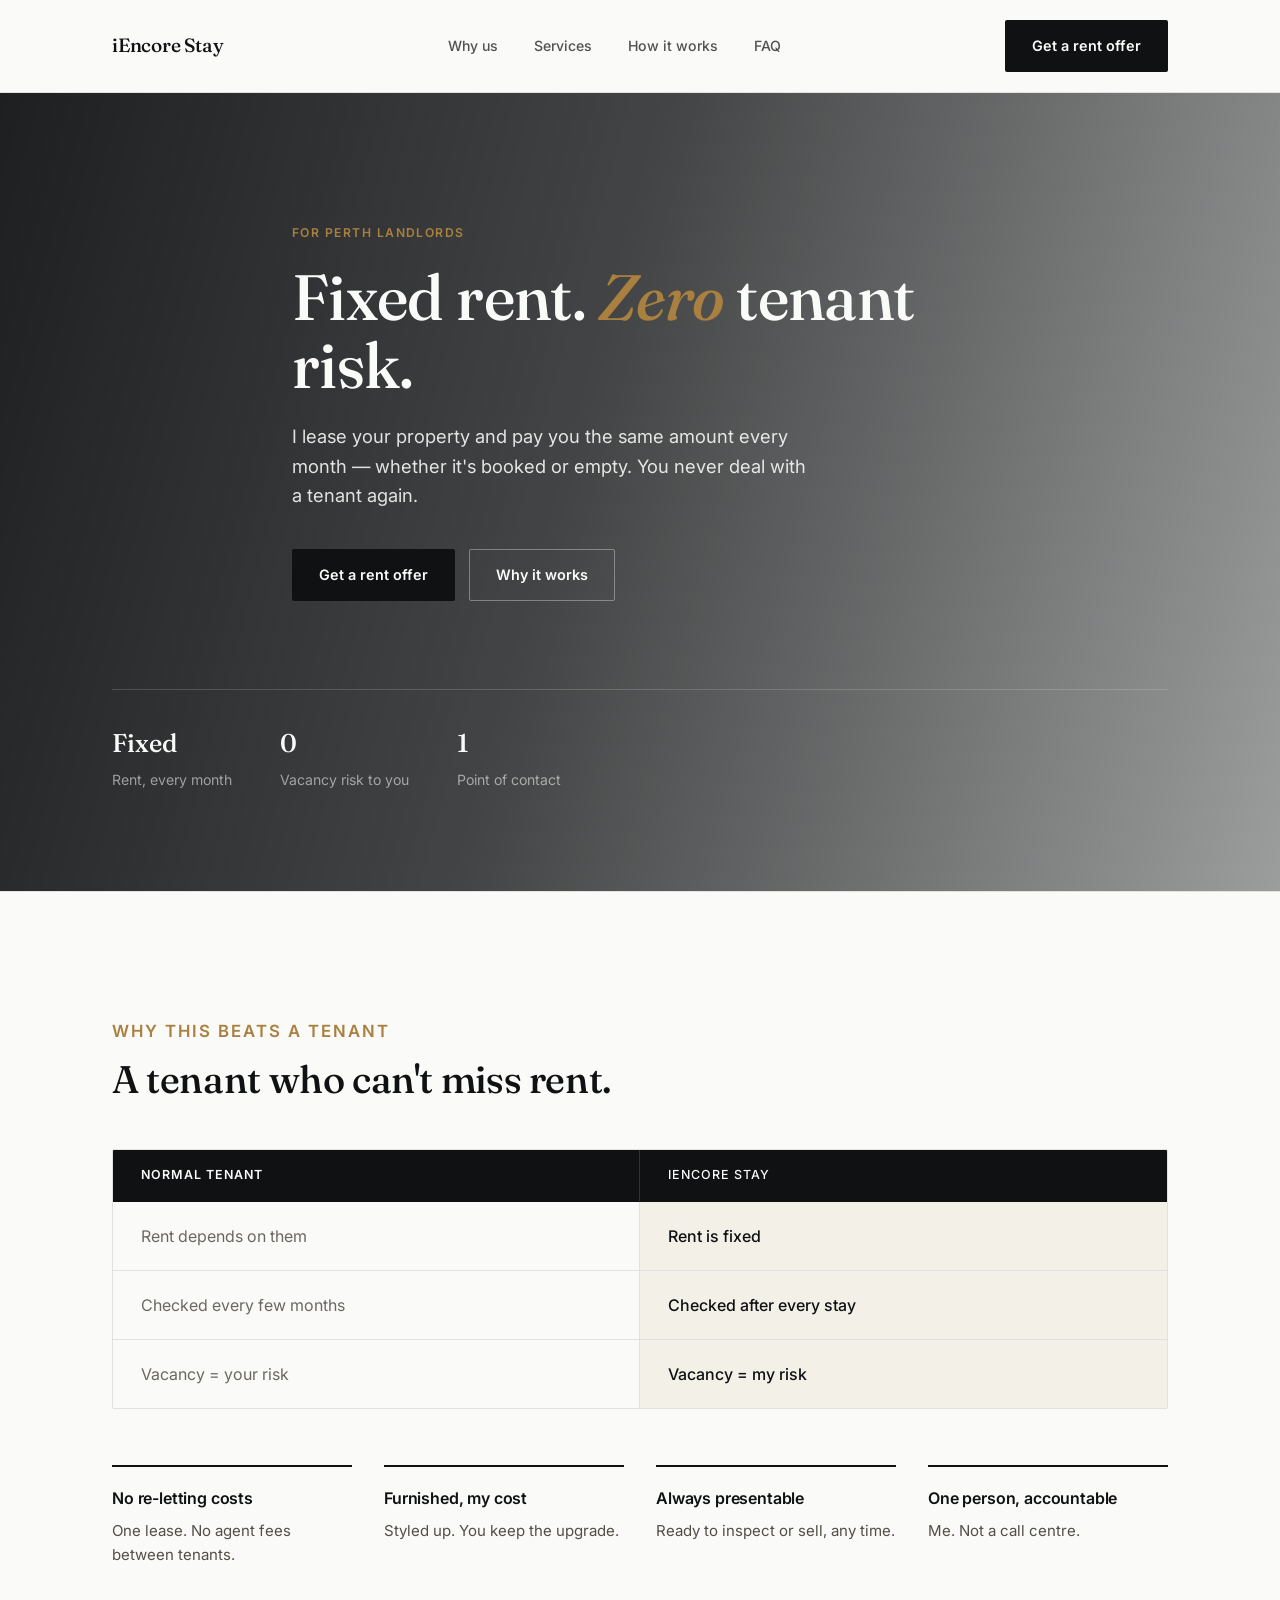
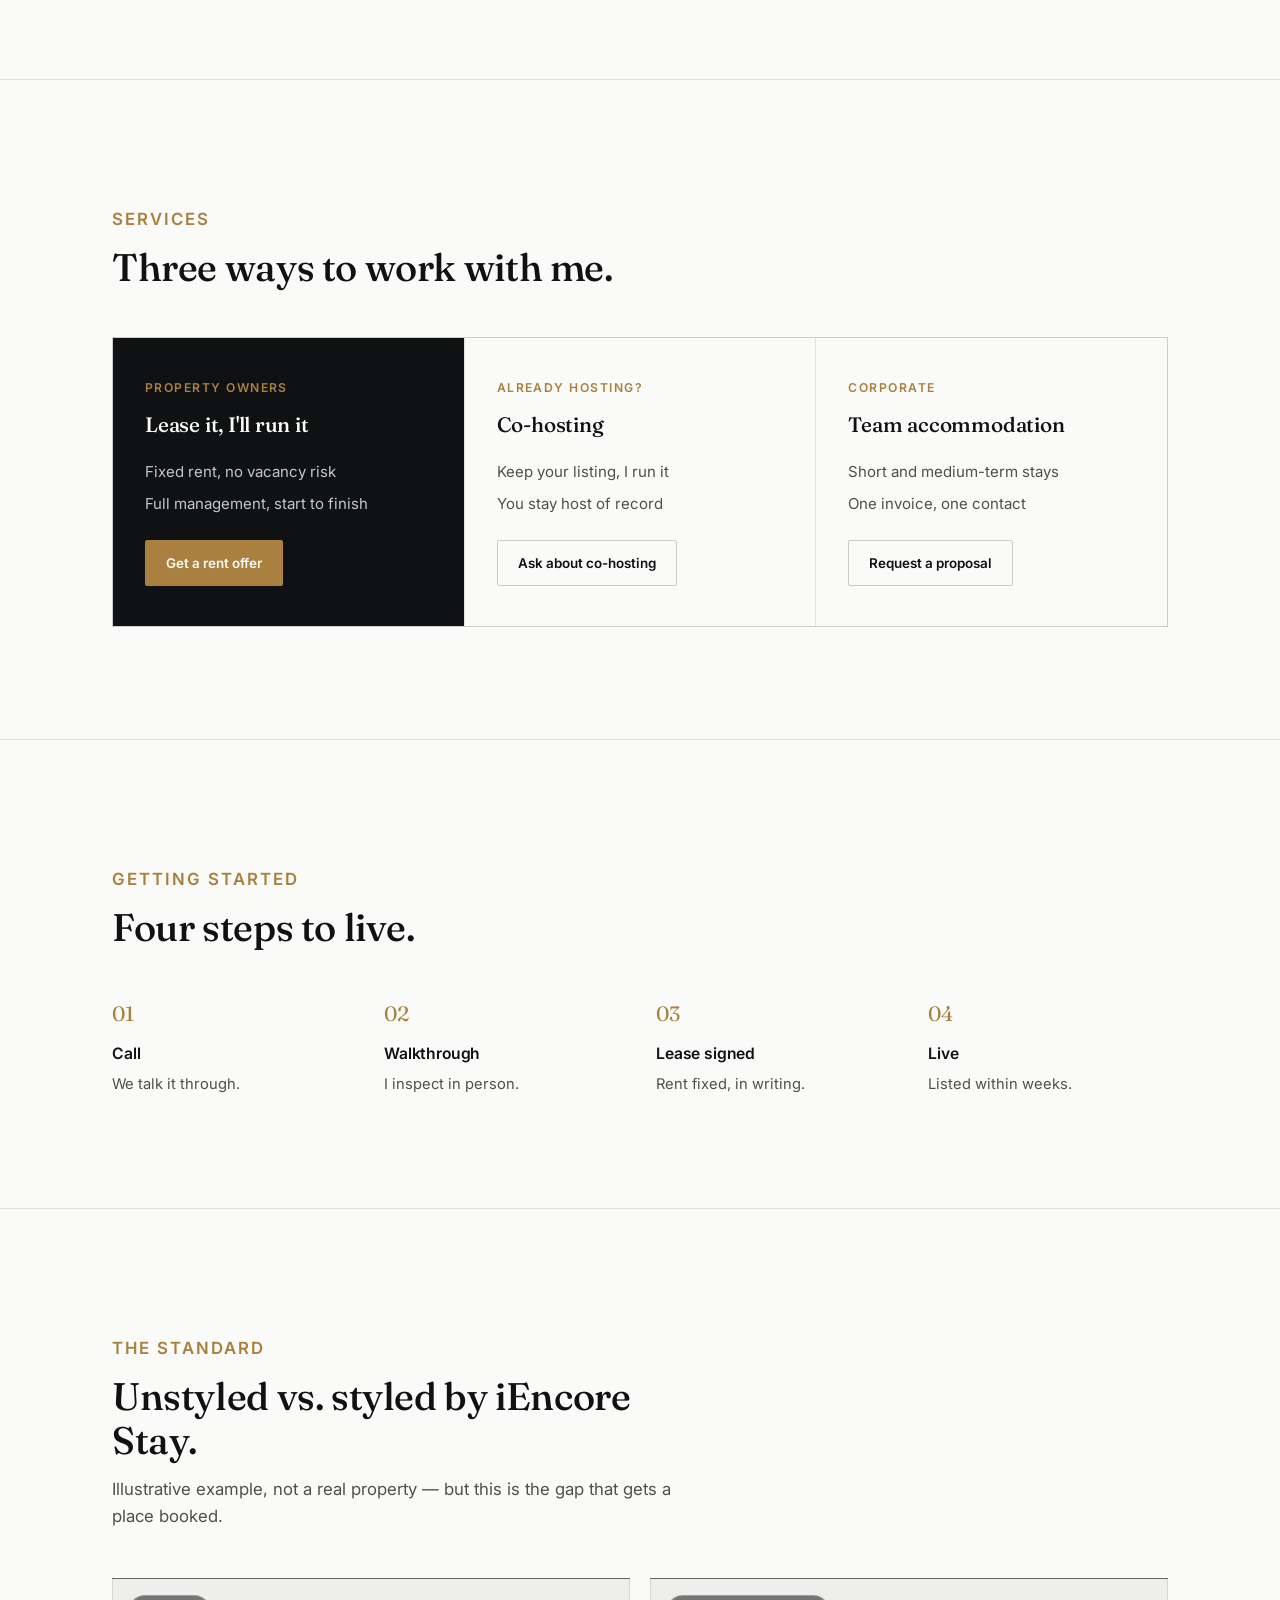
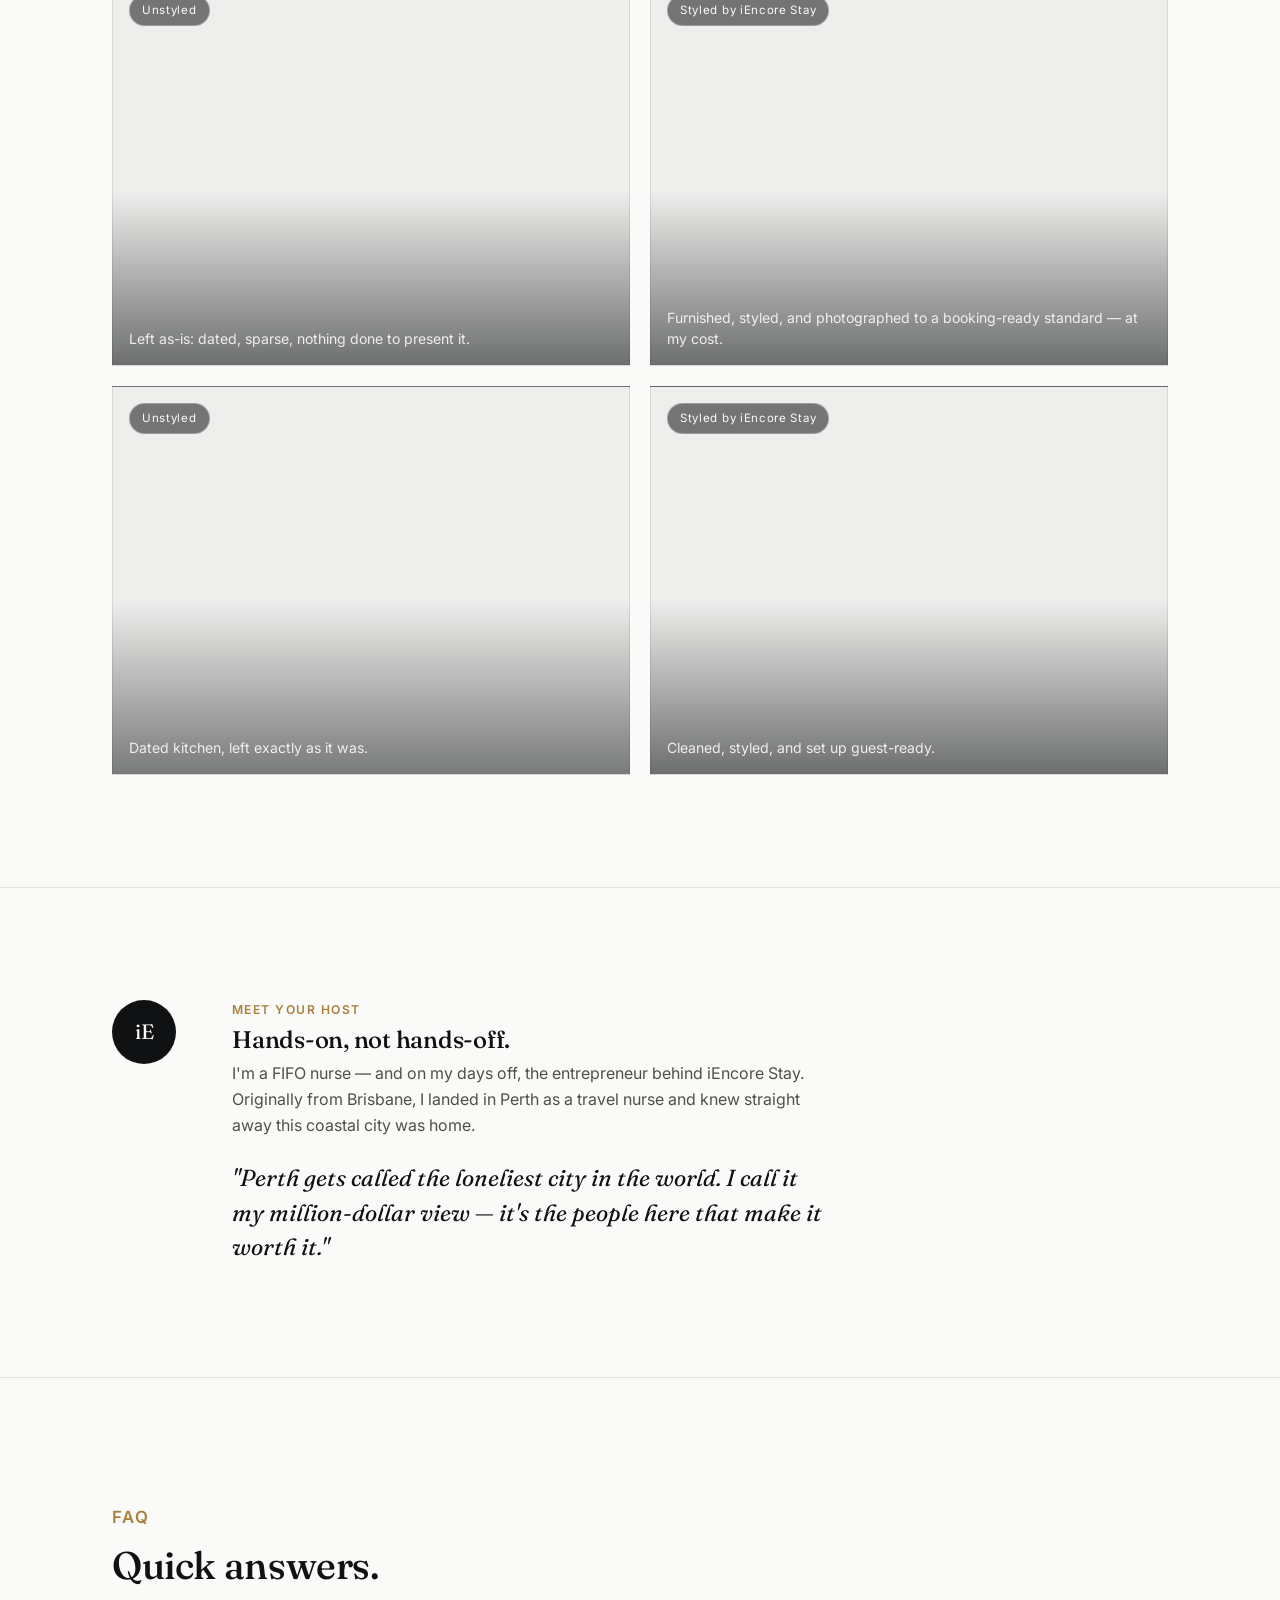
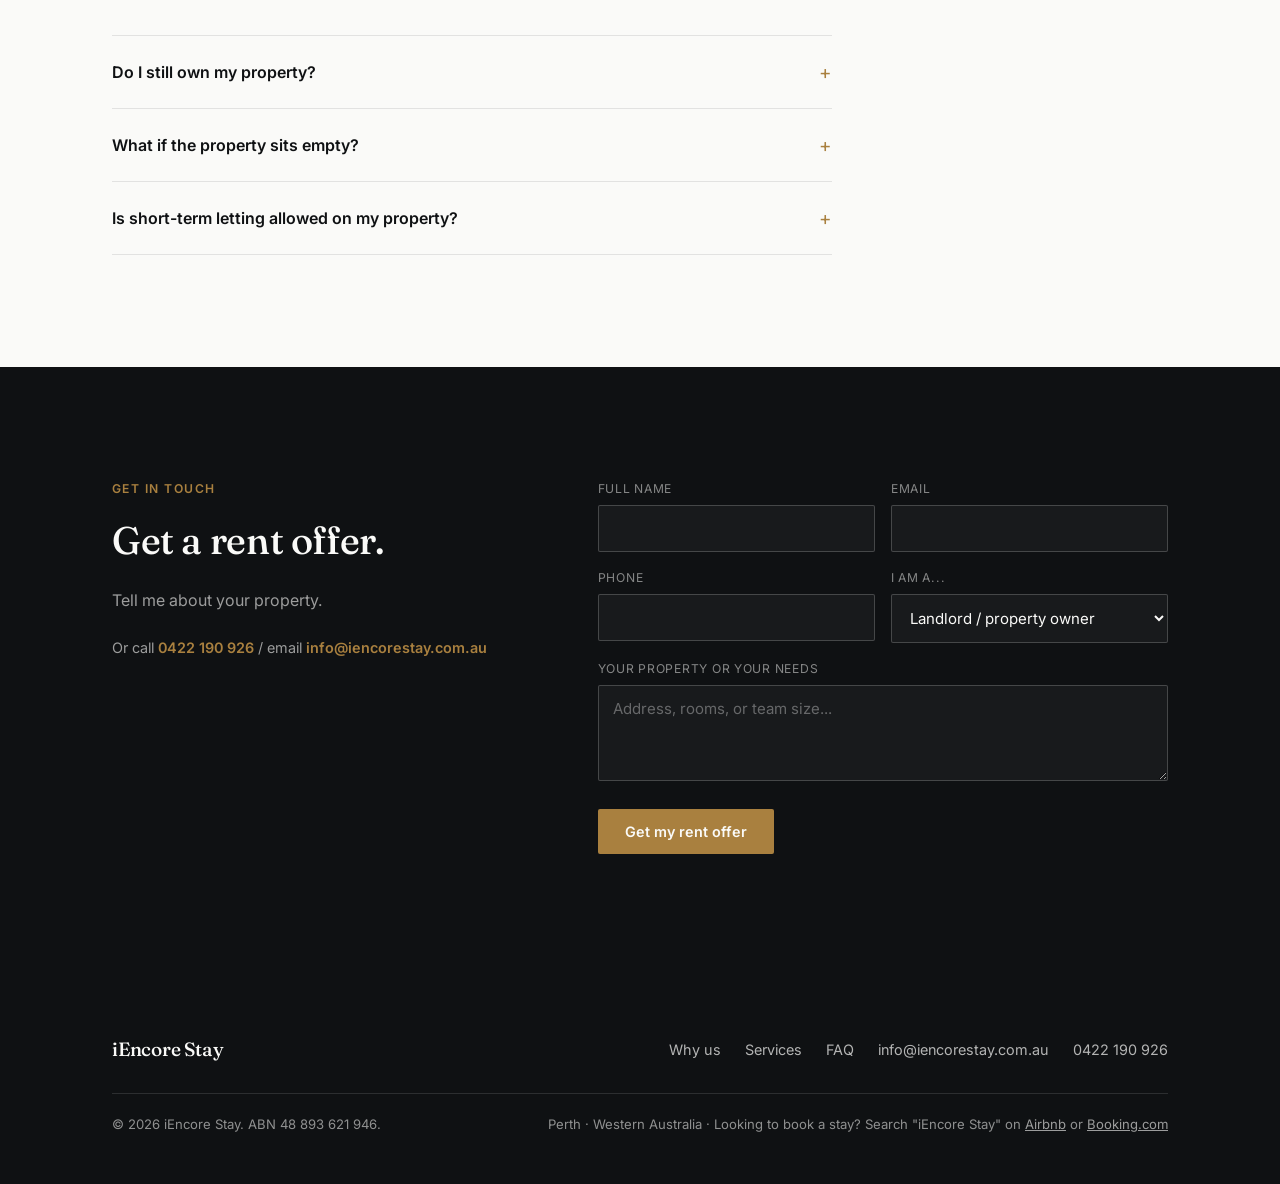
<file: index.html>
<!DOCTYPE html>
<html lang="en">
<head>
<meta charset="UTF-8">
<meta name="viewport" content="width=device-width, initial-scale=1.0">
<title>iEncore Stay — Perth Host & Short-Term Rental Specialist</title>
<meta name="description" content="Lease your Perth property to iEncore Stay — professionally managed across Airbnb and Booking.com. Guaranteed rent, no tenant risk.">
<link rel="preconnect" href="https://fonts.googleapis.com">
<link href="https://fonts.googleapis.com/css2?family=Fraunces:opsz,wght@9..144,400;9..144,500;9..144,600&family=Inter:wght@400;500;600;700&display=swap" rel="stylesheet">
<style>
/* ===========================================================
   iEncore Stay — design tokens (premium / sleek)
=========================================================== */
:root{
  --ink:#0F1113;
  --ink-soft:#1B1E21;
  --paper:#FAFAF8;
  --paper-dim:#F1F0EA;
  --brass:#A9803F;
  --brass-dim: rgba(169,128,63,0.09);
  --muted:#524F49;
  --muted-2:#6B6862;
  --line: rgba(15,17,19,0.10);
  --line-strong: rgba(15,17,19,0.20);
}
*{box-sizing:border-box; margin:0; padding:0;}
html{scroll-behavior:smooth;}
body{
  background:var(--paper);
  color:var(--ink);
  font-family:'Inter', sans-serif;
  line-height:1.65;
  font-size:16px;
  -webkit-font-smoothing:antialiased;
}
a{color:inherit; text-decoration:none;}
img{max-width:100%; display:block;}
ul{list-style:none;}
h1,h2,h3,h4{
  font-family:'Fraunces', serif;
  font-weight:500;
  letter-spacing:-0.01em;
  color:var(--ink);
}
p{color:var(--muted); font-size:1rem; line-height:1.65;}
.eyebrow{
  font-family:'Inter', sans-serif;
  font-size:0.76rem;
  letter-spacing:0.12em;
  text-transform:uppercase;
  color:var(--brass);
  font-weight:600;
}
.wrap{max-width:1120px; margin:0 auto; padding:0 32px;}
section{ padding:112px 0; }
section.divider{ border-top:1px solid var(--line); }
.section-head{ max-width:560px; margin-bottom:48px; }
.section-head h2{ font-size:clamp(1.9rem,3vw,2.4rem); margin-top:12px; line-height:1.15; }
.section-head p{ margin-top:14px; font-size:1.05rem; line-height:1.6; }

/* ===========================================================
   BUTTONS
=========================================================== */
.btn{
  display:inline-flex; align-items:center; gap:8px;
  font-family:'Inter', sans-serif;
  font-weight:600; font-size:0.9rem;
  padding:13px 26px; border-radius:2px;
  border:1px solid transparent;
  cursor:pointer;
  transition:opacity .15s ease, background .2s ease, border-color .2s ease;
}
.btn-primary{ background:var(--ink); color:var(--paper); }
.btn-primary:hover{ opacity:0.85; }
.btn-ghost{ border-color:var(--line-strong); color:var(--ink); }
.btn-ghost:hover{ border-color:var(--ink); }
.btn-brass{ background:var(--brass); color:var(--paper); }
.btn-brass:hover{ opacity:0.88; }

/* ===========================================================
   NAV
=========================================================== */
header{
  position:sticky; top:0; z-index:50;
  background:rgba(250,250,248,0.9);
  backdrop-filter:blur(10px);
  border-bottom:1px solid var(--line);
}
nav{
  display:flex; align-items:center; justify-content:space-between;
  padding:20px 32px; max-width:1120px; margin:0 auto;
}
.logo{
  font-family:'Fraunces', serif; font-weight:500; font-size:1.2rem;
  color:var(--ink); letter-spacing:-0.01em;
}
.nav-links{ display:flex; align-items:center; gap:36px; font-size:0.88rem; font-weight:500; }
.nav-links a{ opacity:0.72; transition:opacity .2s; }
.nav-links a:hover{ opacity:1; }
@media (max-width:860px){ .nav-links{ display:none; } }

/* ===========================================================
   HERO
=========================================================== */
.hero{ padding:0; position:relative; overflow:hidden; }
.hero-bg{
  position:absolute; inset:0; z-index:0;
  background-image: linear-gradient(105deg, rgba(15,17,19,0.94) 0%, rgba(15,17,19,0.78) 45%, rgba(15,17,19,0.4) 100%), url('https://images.unsplash.com/photo-1662673053425-924b45c185d0?fm=jpg&q=80&w=1800&auto=format&fit=crop');
  background-size:cover; background-position:center;
}
.hero-content{ position:relative; z-index:1; padding:130px 0 100px; }
.hero-content .eyebrow{ color:var(--brass); }
.hero-content h1{ color:var(--paper); }
.hero-content p.lede{ color:rgba(250,250,248,0.88); }
.hero-content .hero-strip{ border-top:1px solid rgba(250,250,248,0.16); }
.hero-content .hero-strip .stat .num{ color:var(--paper); }
.hero-content .hero-strip .stat .label{ color:rgba(250,250,248,0.55); }
.hero-content .btn-ghost{ border-color:rgba(250,250,248,0.35); color:var(--paper); }
.hero-content .btn-ghost:hover{ border-color:var(--paper); }
.hero-inner{ max-width:760px; }
.hero .eyebrow{ margin-bottom:20px; }
.hero h1{ font-size:clamp(2.6rem, 5vw, 4.1rem); line-height:1.06; }
.hero h1 em{ font-style:italic; color:var(--brass); }
.hero p.lede{ margin-top:24px; font-size:1.15rem; line-height:1.6; max-width:520px; }
.hero-cta{ display:flex; gap:14px; margin-top:38px; flex-wrap:wrap; }
.hero-strip{
  margin-top:88px; display:flex; gap:48px; flex-wrap:wrap;
  padding-top:32px; border-top:1px solid var(--line);
}
.hero-strip .stat .num{ font-family:'Fraunces', serif; font-size:1.6rem; color:var(--ink); font-weight:500; }
.hero-strip .stat .label{ font-size:0.88rem; color:var(--muted-2); margin-top:4px; }

/* ===========================================================
   TRUST BAR
=========================================================== */
.trust-line{
  padding:22px 0; border-top:1px solid var(--line); border-bottom:1px solid var(--line);
  text-align:center; font-size:0.94rem; color:var(--muted-2);
}
.trust-line b{ color:var(--ink); font-weight:600; }

/* ===========================================================
   WHY US — condensed comparison
=========================================================== */
.compare{ border:1px solid var(--line); border-radius:2px; overflow:hidden; }
.compare-row{ display:grid; grid-template-columns:1fr 1fr; border-bottom:1px solid var(--line); }
.compare-row:last-child{ border-bottom:none; }
.compare-row > div{ padding:22px 28px; font-size:1rem; line-height:1.5; }
.compare-row > div:first-child{ border-right:1px solid var(--line); color:var(--muted-2); }
.compare-row > div:last-child{ color:var(--ink); font-weight:500; background:var(--brass-dim); }
.compare-head{ background:var(--ink); }
.compare-head > div{ color:var(--paper) !important; background:transparent !important; font-family:'Inter'; font-size:0.78rem; text-transform:uppercase; letter-spacing:0.08em; font-weight:600; border-right:1px solid rgba(250,250,248,0.15) !important; padding:16px 28px; }
.compare-head > div:last-child{ border-right:none !important; }
@media (max-width:640px){
  .compare-row{ grid-template-columns:1fr; }
  .compare-row > div:first-child{ border-right:none; border-bottom:1px solid var(--line); }
  .compare-head{ display:none; }
}

/* ===========================================================
   REASONS — 4 short cards
=========================================================== */
.reasons-grid{ display:grid; grid-template-columns:repeat(4, 1fr); gap:32px; margin-top:56px; }
.reason-card{ border-top:2px solid var(--ink); padding-top:18px; }
.reason-card h3{ font-size:1rem; font-weight:600; font-family:'Inter'; color:var(--ink); }
.reason-card p{ margin-top:8px; font-size:0.94rem; line-height:1.6; }
@media (max-width:900px){ .reasons-grid{ grid-template-columns:repeat(2,1fr); } }
@media (max-width:560px){ .reasons-grid{ grid-template-columns:1fr; } }

/* ===========================================================
   SERVICES
=========================================================== */
.split{ display:grid; grid-template-columns:repeat(3,1fr); gap:1px; background:var(--line); border:1px solid var(--line); }
.split-card{ background:var(--paper); padding:40px 32px; }
.split-card.primary{ background:var(--ink); color:var(--paper); }
.split-card.primary h3{ color:var(--paper); }
.split-card.primary .eyebrow{ color:var(--brass); }
.split-card h3{ font-size:1.3rem; margin-top:10px; }
.split-card ul{ margin-top:18px; display:flex; flex-direction:column; gap:10px; }
.split-card li{ font-size:0.94rem; line-height:1.5; }
.split-card.primary li{ color:rgba(250,250,248,0.78); }
.split-card:not(.primary) li{ color:var(--muted); }
.split-card .btn{ margin-top:24px; font-size:0.84rem; padding:11px 20px; }
@media (max-width:860px){ .split{ grid-template-columns:1fr; } }

/* ===========================================================
   HOW IT WORKS — slim horizontal steps
=========================================================== */
.steps{ display:grid; grid-template-columns:repeat(4,1fr); gap:32px; margin-top:8px; }
.step .step-num{ font-family:'Fraunces', serif; font-size:1.3rem; color:var(--brass); }
.step h3{ font-size:0.98rem; margin-top:10px; font-family:'Inter'; font-weight:600; }
.step p{ font-size:0.92rem; margin-top:6px; line-height:1.55; }
@media (max-width:760px){ .steps{ grid-template-columns:1fr 1fr; } }
@media (max-width:480px){ .steps{ grid-template-columns:1fr; } }

/* ===========================================================
   BEFORE / AFTER — unstyled vs styled (illustrative, honest)
=========================================================== */
.ba-grid{ display:grid; grid-template-columns:1fr 1fr; gap:20px; }
.ba-panel{ border:1px solid var(--line); aspect-ratio:4/3; position:relative; overflow:hidden; }
.ba-panel.before{
  background:
    linear-gradient(0deg, rgba(15,17,19,0.6) 0%, rgba(15,17,19,0.05) 45%),
    url('https://images.unsplash.com/photo-1775595224311-abf17728dd44?fm=jpg&q=75&w=1200&auto=format&fit=crop') center/cover;
}
.ba-panel.after{
  background:
    linear-gradient(0deg, rgba(15,17,19,0.6) 0%, rgba(15,17,19,0.05) 45%),
    url('https://images.unsplash.com/photo-1600210491892-03d54c0aaf87?fm=jpg&q=75&w=1200&auto=format&fit=crop') center/cover;
}
.ba-tag{
  position:absolute; top:16px; left:16px;
  font-size:0.72rem; letter-spacing:0.06em; padding:5px 12px; border-radius:20px;
}
.ba-panel.before .ba-tag{ background:rgba(15,17,19,0.55); color:var(--paper); border:1px solid rgba(250,250,248,0.3); backdrop-filter:blur(2px); }
.ba-panel.after .ba-tag{ background:rgba(15,17,19,0.55); color:var(--paper); border:1px solid rgba(250,250,248,0.3); backdrop-filter:blur(2px); }
.ba-panel .ba-note{
  position:absolute; bottom:16px; left:16px; right:16px;
  font-size:0.88rem; line-height:1.5;
}
.ba-panel.before .ba-note{ color:rgba(250,250,248,0.9); }
.ba-panel.after .ba-note{ color:rgba(250,250,248,0.9); }
@media (max-width:640px){ .ba-grid{ grid-template-columns:1fr; } }

.ba-panel.before.kitchen{
  background:
    linear-gradient(0deg, rgba(15,17,19,0.55) 0%, rgba(15,17,19,0.05) 45%),
    url('https://images.unsplash.com/photo-1723902500219-f47ae442dea1?fm=jpg&q=75&w=1200&auto=format&fit=crop') center/cover;
}
.ba-panel.after.kitchen{
  background:
    linear-gradient(0deg, rgba(15,17,19,0.6) 0%, rgba(15,17,19,0.05) 45%),
    url('https://images.unsplash.com/photo-1745794565783-913db01a89b9?fm=jpg&q=75&w=1200&auto=format&fit=crop') center/cover;
}

/* ===========================================================
   ILLUSTRATIVE PROPERTY VISUAL
=========================================================== */
.illustrative{
  border:1px solid var(--line); position:relative; overflow:hidden;
  aspect-ratio:16/7;
  background:linear-gradient(135deg, var(--ink) 0%, var(--ink-soft) 55%, var(--brass) 180%);
}
.illustrative-label{
  position:absolute; top:20px; left:24px;
  font-size:0.74rem; color:rgba(250,250,248,0.7); letter-spacing:0.04em;
  border:1px solid rgba(250,250,248,0.25); padding:5px 12px; border-radius:20px;
}
.illustrative-caption{ margin-top:16px; font-size:0.92rem; color:var(--muted-2); line-height:1.55; }

/* ===========================================================
   HOST
=========================================================== */
.host-row{ display:flex; align-items:flex-start; gap:56px; flex-wrap:wrap; }
.host-mark{
  width:64px; height:64px; border-radius:50%; background:var(--ink); flex-shrink:0;
  display:flex; align-items:center; justify-content:center;
  font-family:'Fraunces', serif; color:var(--paper); font-size:1.3rem;
}
.host-row .copy{ max-width:600px; }
.pull-quote{
  font-family:'Fraunces', serif; font-style:italic; font-weight:400;
  font-size:clamp(1.2rem, 2vw, 1.45rem); color:var(--ink);
  line-height:1.5; margin-top:22px;
}

/* ===========================================================
   FAQ — condensed
=========================================================== */
.faq-list{ border-top:1px solid var(--line); max-width:720px; }
.faq-item{ border-bottom:1px solid var(--line); }
.faq-q{
  width:100%; text-align:left; background:none; border:none; cursor:pointer;
  padding:24px 0; display:flex; align-items:center; justify-content:space-between;
  font-family:'Inter', sans-serif; font-size:1rem; font-weight:600; color:var(--ink);
}
.faq-q .icon{ color:var(--brass); font-size:1.2rem; transition:transform .2s ease; flex-shrink:0; margin-left:20px; font-weight:400; }
.faq-item.open .faq-q .icon{ transform:rotate(45deg); }
.faq-a{ max-height:0; overflow:hidden; transition:max-height .3s ease; }
.faq-a-inner{ padding:0 0 24px; font-size:0.98rem; color:var(--muted); max-width:640px; line-height:1.6; }
.faq-item.open .faq-a{ max-height:200px; }

/* ===========================================================
   CONTACT
=========================================================== */
.form-section{ background:var(--ink); color:var(--paper); }
.form-section .eyebrow{ color:var(--brass); }
.form-section h2{ color:var(--paper); }
.form-section p{ color:rgba(250,250,248,0.6); }
.form-grid{ display:grid; grid-template-columns:0.85fr 1.15fr; gap:64px; align-items:start; }
form{ display:flex; flex-direction:column; gap:16px; }
.field-row{ display:grid; grid-template-columns:1fr 1fr; gap:16px; }
label{ font-size:0.76rem; text-transform:uppercase; letter-spacing:0.06em; color:rgba(250,250,248,0.5); margin-bottom:6px; display:block; }
input, select, textarea{
  width:100%; padding:13px 14px; border:1px solid rgba(250,250,248,0.2);
  background:rgba(250,250,248,0.04); border-radius:2px; font-family:'Inter',sans-serif;
  font-size:0.94rem; color:var(--paper);
}
input::placeholder, textarea::placeholder{ color:rgba(250,250,248,0.35); }
select option{ color:#111; }
input:focus, select:focus, textarea:focus{ outline:none; border-color:var(--brass); }
textarea{ resize:vertical; min-height:96px; }
.form-note{ font-size:0.9rem; color:rgba(250,250,248,0.68); margin-top:4px; line-height:1.5; }
.form-note a{ color:var(--brass); font-weight:600; }
@media (max-width:860px){ .form-grid{ grid-template-columns:1fr; } .field-row{ grid-template-columns:1fr; } }

/* ===========================================================
   FOOTER
=========================================================== */
footer{ padding:48px 0; background:var(--ink); color:rgba(250,250,248,0.7); }
.footer-row{ display:flex; justify-content:space-between; align-items:center; flex-wrap:wrap; gap:16px; }
.footer-row .logo{ color:var(--paper); }
.footer-links{ display:flex; gap:24px; font-size:0.9rem; flex-wrap:wrap; }
.footer-links a:hover{ color:var(--paper); }
.footer-bottom{ margin-top:28px; padding-top:20px; border-top:1px solid rgba(250,250,248,0.12); font-size:0.82rem; color:rgba(250,250,248,0.55); display:flex; justify-content:space-between; flex-wrap:wrap; gap:8px; }

/* ===========================================================
   REVEAL
=========================================================== */
.reveal{ opacity:0; transform:translateY(14px); transition:opacity .6s ease, transform .6s ease; }
.reveal.visible{ opacity:1; transform:translateY(0); }

@media (prefers-reduced-motion: reduce){
  *{ transition:none !important; scroll-behavior:auto !important; }
}

</style>
</head>
<body>

<header>
  <nav>
    <div class="logo">iEncore Stay</div>
    <div class="nav-links">
      <a href="#why-us">Why us</a>
      <a href="#services">Services</a>
      <a href="#how-it-works">How it works</a>
      <a href="#faq">FAQ</a>
    </div>
    <a class="btn btn-primary" href="#contact">Get a rent offer</a>
  </nav>
</header>

<!-- HERO -->
<section class="hero">
  <div class="hero-bg"></div>
  <div class="hero-content">
  <div class="wrap hero-inner">
    <p class="eyebrow">For Perth landlords</p>
    <h1>Fixed rent. <em>Zero</em> tenant risk.</h1>
    <p class="lede">I lease your property and pay you the same amount every month — whether it's booked or empty. You never deal with a tenant again.</p>
    <div class="hero-cta">
      <a class="btn btn-primary" href="#contact">Get a rent offer</a>
      <a class="btn btn-ghost" href="#why-us">Why it works</a>
    </div>
  </div>
  <div class="wrap">
    <div class="hero-strip">
      <div class="stat"><div class="num">Fixed</div><div class="label">Rent, every month</div></div>
      <div class="stat"><div class="num">0</div><div class="label">Vacancy risk to you</div></div>
      <div class="stat"><div class="num">1</div><div class="label">Point of contact</div></div>
    </div>
  </div>
  </div>
</section>

<!-- WHY US -->
<section id="why-us" class="divider">
  <div class="wrap">
    <div class="section-head reveal">
      <p class="eyebrow">Why this beats a tenant</p>
      <h2>A tenant who can't miss rent.</h2>
    </div>

    <div class="compare reveal">
      <div class="compare-row compare-head"><div>Normal tenant</div><div>iEncore Stay</div></div>
      <div class="compare-row"><div>Rent depends on them</div><div>Rent is fixed</div></div>
      <div class="compare-row"><div>Checked every few months</div><div>Checked after every stay</div></div>
      <div class="compare-row"><div>Vacancy = your risk</div><div>Vacancy = my risk</div></div>
    </div>

    <div class="reasons-grid reveal">
      <div class="reason-card">
        <h3>No re-letting costs</h3>
        <p>One lease. No agent fees between tenants.</p>
      </div>
      <div class="reason-card">
        <h3>Furnished, my cost</h3>
        <p>Styled up. You keep the upgrade.</p>
      </div>
      <div class="reason-card">
        <h3>Always presentable</h3>
        <p>Ready to inspect or sell, any time.</p>
      </div>
      <div class="reason-card">
        <h3>One person, accountable</h3>
        <p>Me. Not a call centre.</p>
      </div>
    </div>
  </div>
</section>

<!-- SERVICES -->
<section id="services" class="divider">
  <div class="wrap">
    <div class="section-head reveal">
      <p class="eyebrow">Services</p>
      <h2>Three ways to work with me.</h2>
    </div>
    <div class="split reveal">
      <div class="split-card primary">
        <p class="eyebrow">Property owners</p>
        <h3>Lease it, I'll run it</h3>
        <ul>
          <li>Fixed rent, no vacancy risk</li>
          <li>Full management, start to finish</li>
        </ul>
        <a class="btn btn-brass" href="#contact">Get a rent offer</a>
      </div>
      <div class="split-card">
        <p class="eyebrow">Already hosting?</p>
        <h3>Co-hosting</h3>
        <ul>
          <li>Keep your listing, I run it</li>
          <li>You stay host of record</li>
        </ul>
        <a class="btn btn-ghost" href="#contact">Ask about co-hosting</a>
      </div>
      <div class="split-card">
        <p class="eyebrow">Corporate</p>
        <h3>Team accommodation</h3>
        <ul>
          <li>Short and medium-term stays</li>
          <li>One invoice, one contact</li>
        </ul>
        <a class="btn btn-ghost" href="#contact">Request a proposal</a>
      </div>
    </div>
  </div>
</section>

<!-- HOW IT WORKS -->
<section id="how-it-works" class="divider">
  <div class="wrap">
    <div class="section-head reveal">
      <p class="eyebrow">Getting started</p>
      <h2>Four steps to live.</h2>
    </div>
    <div class="steps reveal">
      <div class="step">
        <div class="step-num">01</div>
        <h3>Call</h3>
        <p>We talk it through.</p>
      </div>
      <div class="step">
        <div class="step-num">02</div>
        <h3>Walkthrough</h3>
        <p>I inspect in person.</p>
      </div>
      <div class="step">
        <div class="step-num">03</div>
        <h3>Lease signed</h3>
        <p>Rent fixed, in writing.</p>
      </div>
      <div class="step">
        <div class="step-num">04</div>
        <h3>Live</h3>
        <p>Listed within weeks.</p>
      </div>
    </div>
  </div>
</section>

<!-- ILLUSTRATIVE -->
<section class="divider">
  <div class="wrap">
    <div class="section-head reveal">
      <p class="eyebrow">The standard</p>
      <h2>Unstyled vs. styled by iEncore Stay.</h2>
      <p>Illustrative example, not a real property — but this is the gap that gets a place booked.</p>
    </div>
    <div class="ba-grid reveal">
      <div class="ba-panel before">
        <span class="ba-tag">Unstyled</span>
        <p class="ba-note">Left as-is: dated, sparse, nothing done to present it.</p>
      </div>
      <div class="ba-panel after">
        <span class="ba-tag">Styled by iEncore Stay</span>
        <p class="ba-note">Furnished, styled, and photographed to a booking-ready standard — at my cost.</p>
      </div>
    </div>
    <div class="ba-grid reveal" style="margin-top:20px;">
      <div class="ba-panel before kitchen">
        <span class="ba-tag">Unstyled</span>
        <p class="ba-note">Dated kitchen, left exactly as it was.</p>
      </div>
      <div class="ba-panel after kitchen">
        <span class="ba-tag">Styled by iEncore Stay</span>
        <p class="ba-note">Cleaned, styled, and set up guest-ready.</p>
      </div>
    </div>
  </div>
</section>

<!-- HOST -->
<section id="host" class="divider">
  <div class="wrap">
    <div class="host-row reveal">
      <div class="host-mark">iE</div>
      <div class="copy">
        <p class="eyebrow">Meet your host</p>
        <h2>Hands-on, not hands-off.</h2>
        <p>I'm a FIFO nurse — and on my days off, the entrepreneur behind iEncore Stay. Originally from Brisbane, I landed in Perth as a travel nurse and knew straight away this coastal city was home.</p>
        <p class="pull-quote">"Perth gets called the loneliest city in the world. I call it my million-dollar view — it's the people here that make it worth it."</p>
      </div>
    </div>
  </div>
</section>

<!-- FAQ -->
<section id="faq" class="divider">
  <div class="wrap">
    <div class="section-head reveal">
      <p class="eyebrow">FAQ</p>
      <h2>Quick answers.</h2>
    </div>
    <div class="faq-list reveal">
      <div class="faq-item">
        <button class="faq-q">Do I still own my property? <span class="icon">+</span></button>
        <div class="faq-a"><div class="faq-a-inner">Yes. I lease it from you. Ownership never changes.</div></div>
      </div>
      <div class="faq-item">
        <button class="faq-q">What if the property sits empty? <span class="icon">+</span></button>
        <div class="faq-a"><div class="faq-a-inner">You still get paid. That risk is mine, not yours.</div></div>
      </div>
      <div class="faq-item">
        <button class="faq-q">Is short-term letting allowed on my property? <span class="icon">+</span></button>
        <div class="faq-a"><div class="faq-a-inner">Depends on council or strata rules — I'll help you check on our first call.</div></div>
      </div>
    </div>
  </div>
</section>

<!-- CONTACT -->
<section id="contact" class="form-section">
  <div class="wrap">
    <div class="form-grid">
      <div class="reveal">
        <p class="eyebrow">Get in touch</p>
        <h2 style="font-size:clamp(1.8rem,3vw,2.4rem); margin-top:10px;">Get a rent offer.</h2>
        <p style="margin-top:14px;">Tell me about your property.</p>
        <p class="form-note" style="margin-top:24px;">Or call <a href="tel:+61422190926">0422 190 926</a> / email <a href="mailto:info@iencorestay.com.au">info@iencorestay.com.au</a></p>
      </div>
      <form class="reveal" onsubmit="handleSubmit(event)">
        <div class="field-row">
          <div><label for="name">Full name</label><input id="name" type="text" required></div>
          <div><label for="email">Email</label><input id="email" type="email" required></div>
        </div>
        <div class="field-row">
          <div><label for="phone">Phone</label><input id="phone" type="tel"></div>
          <div>
            <label for="type">I am a...</label>
            <select id="type">
              <option>Landlord / property owner</option>
              <option>Corporate / business</option>
              <option>Other</option>
            </select>
          </div>
        </div>
        <div>
          <label for="message">Your property or your needs</label>
          <textarea id="message" placeholder="Address, rooms, or team size..."></textarea>
        </div>
        <button class="btn btn-brass" type="submit" style="align-self:flex-start; margin-top:4px;">Get my rent offer</button>
        <p class="form-note" id="form-status"></p>
      </form>
    </div>
  </div>
</section>

<footer>
  <div class="wrap">
    <div class="footer-row">
      <div class="logo">iEncore Stay</div>
      <div class="footer-links">
        <a href="#why-us">Why us</a>
        <a href="#services">Services</a>
        <a href="#faq">FAQ</a>
        <a href="mailto:info@iencorestay.com.au">info@iencorestay.com.au</a>
        <a href="tel:+61422190926">0422 190 926</a>
      </div>
    </div>
    <div class="footer-bottom">
      <span>© 2026 iEncore Stay. ABN 48 893 621 946.</span>
      <span>Perth · Western Australia · Looking to book a stay? Search "iEncore Stay" on <a href="https://www.airbnb.com/" target="_blank" rel="noopener" style="color:rgba(250,250,248,0.6); text-decoration:underline;">Airbnb</a> or <a href="https://www.booking.com/" target="_blank" rel="noopener" style="color:rgba(250,250,248,0.6); text-decoration:underline;">Booking.com</a></span>
    </div>
  </div>
</footer>

<script>
// Reveal on scroll
const revealEls = document.querySelectorAll('.reveal');
const revealObs = new IntersectionObserver((entries) => {
  entries.forEach(e => {
    if (e.isIntersecting) e.target.classList.add('visible');
  });
}, { threshold: 0.15 });
revealEls.forEach(el => revealObs.observe(el));

// FAQ accordion
document.querySelectorAll('.faq-item').forEach(item => {
  const q = item.querySelector('.faq-q');
  q.addEventListener('click', () => {
    const wasOpen = item.classList.contains('open');
    document.querySelectorAll('.faq-item.open').forEach(open => open.classList.remove('open'));
    if (!wasOpen) item.classList.add('open');
  });
});

// Contact form — opens mail client with pre-filled enquiry
function handleSubmit(e) {
  e.preventDefault();
  const status = document.getElementById('form-status');
  const name = document.getElementById('name').value;
  const email = document.getElementById('email').value;
  const phone = document.getElementById('phone').value;
  const type = document.getElementById('type').value;
  const message = document.getElementById('message').value;

  const subject = encodeURIComponent('Enquiry from ' + name + ' — iEncore Stay');
  const body = encodeURIComponent(
    'Name: ' + name + '\n' +
    'Email: ' + email + '\n' +
    'Phone: ' + phone + '\n' +
    'Type: ' + type + '\n\n' +
    message
  );
  window.location.href = 'mailto:info@iencorestay.com.au?subject=' + subject + '&body=' + body;
  status.textContent = 'Opening your email client...';
}

</script>
</body>
</html>
</file>
